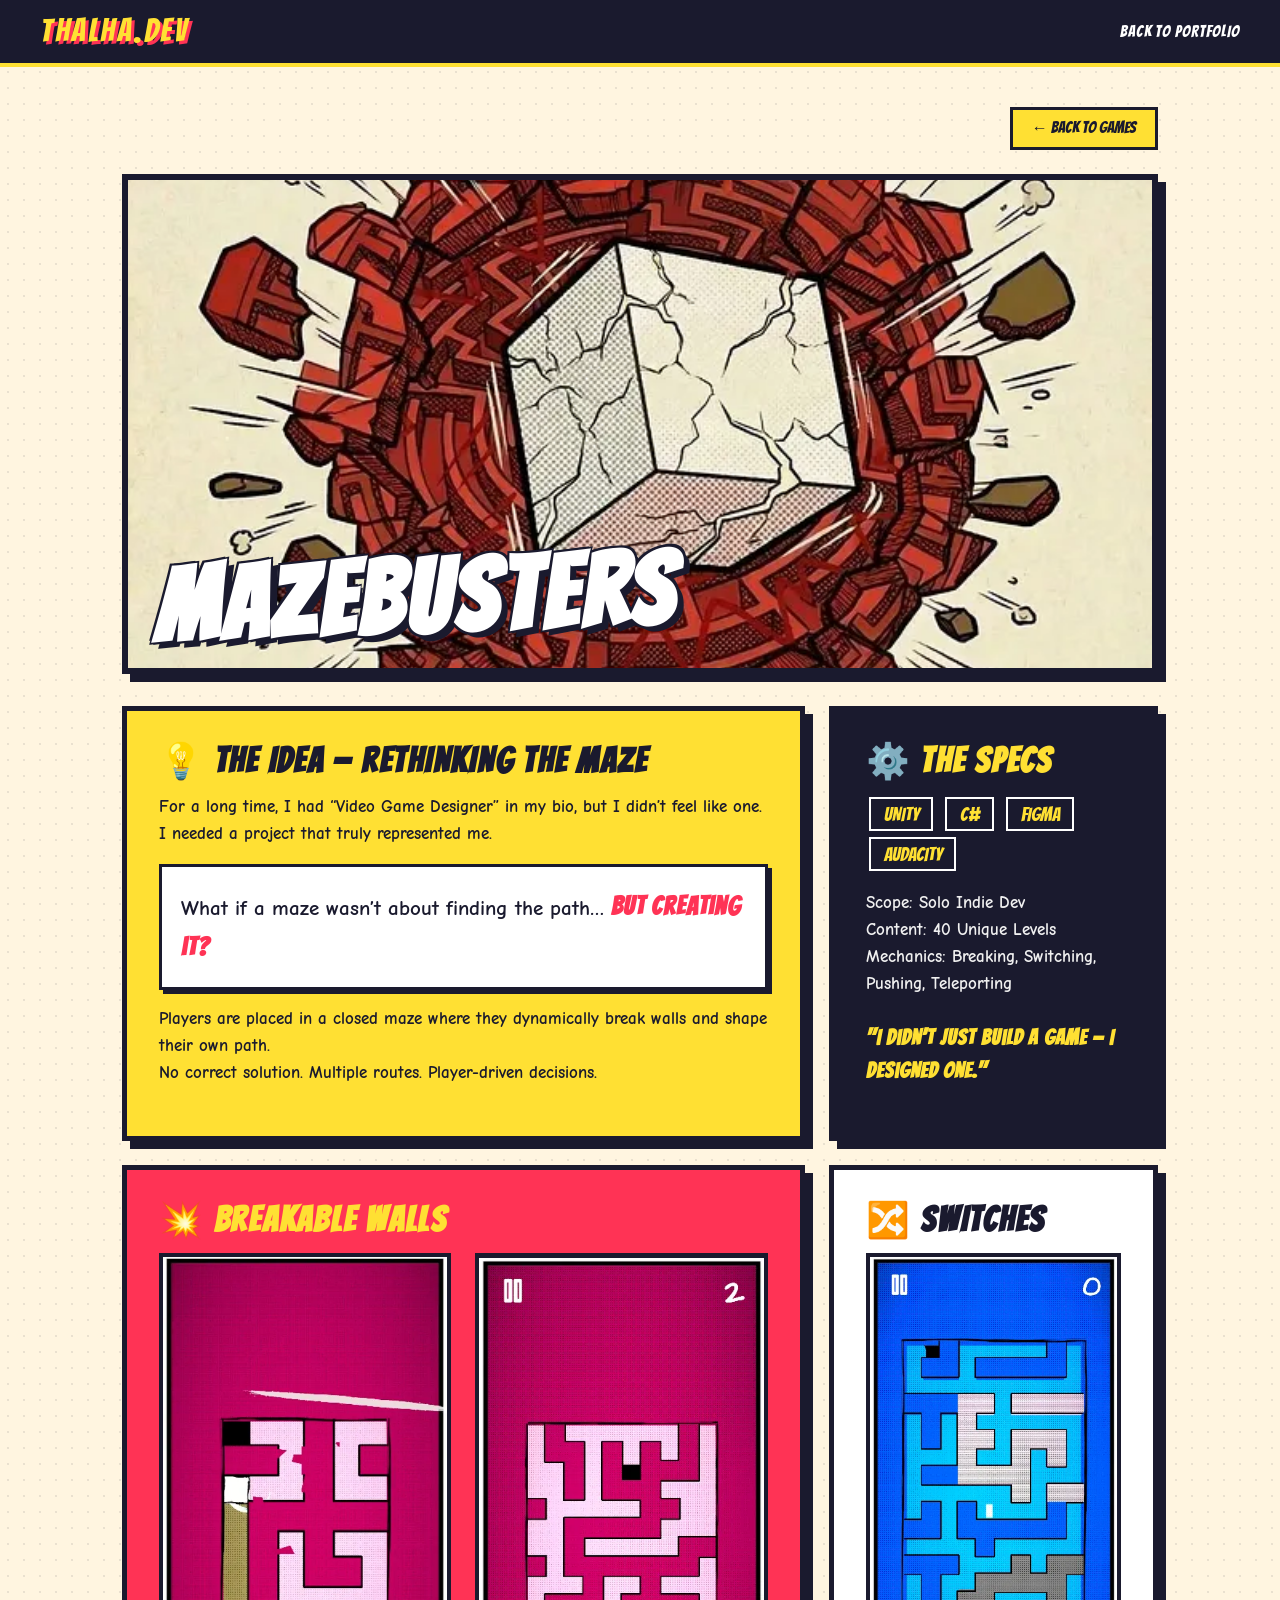
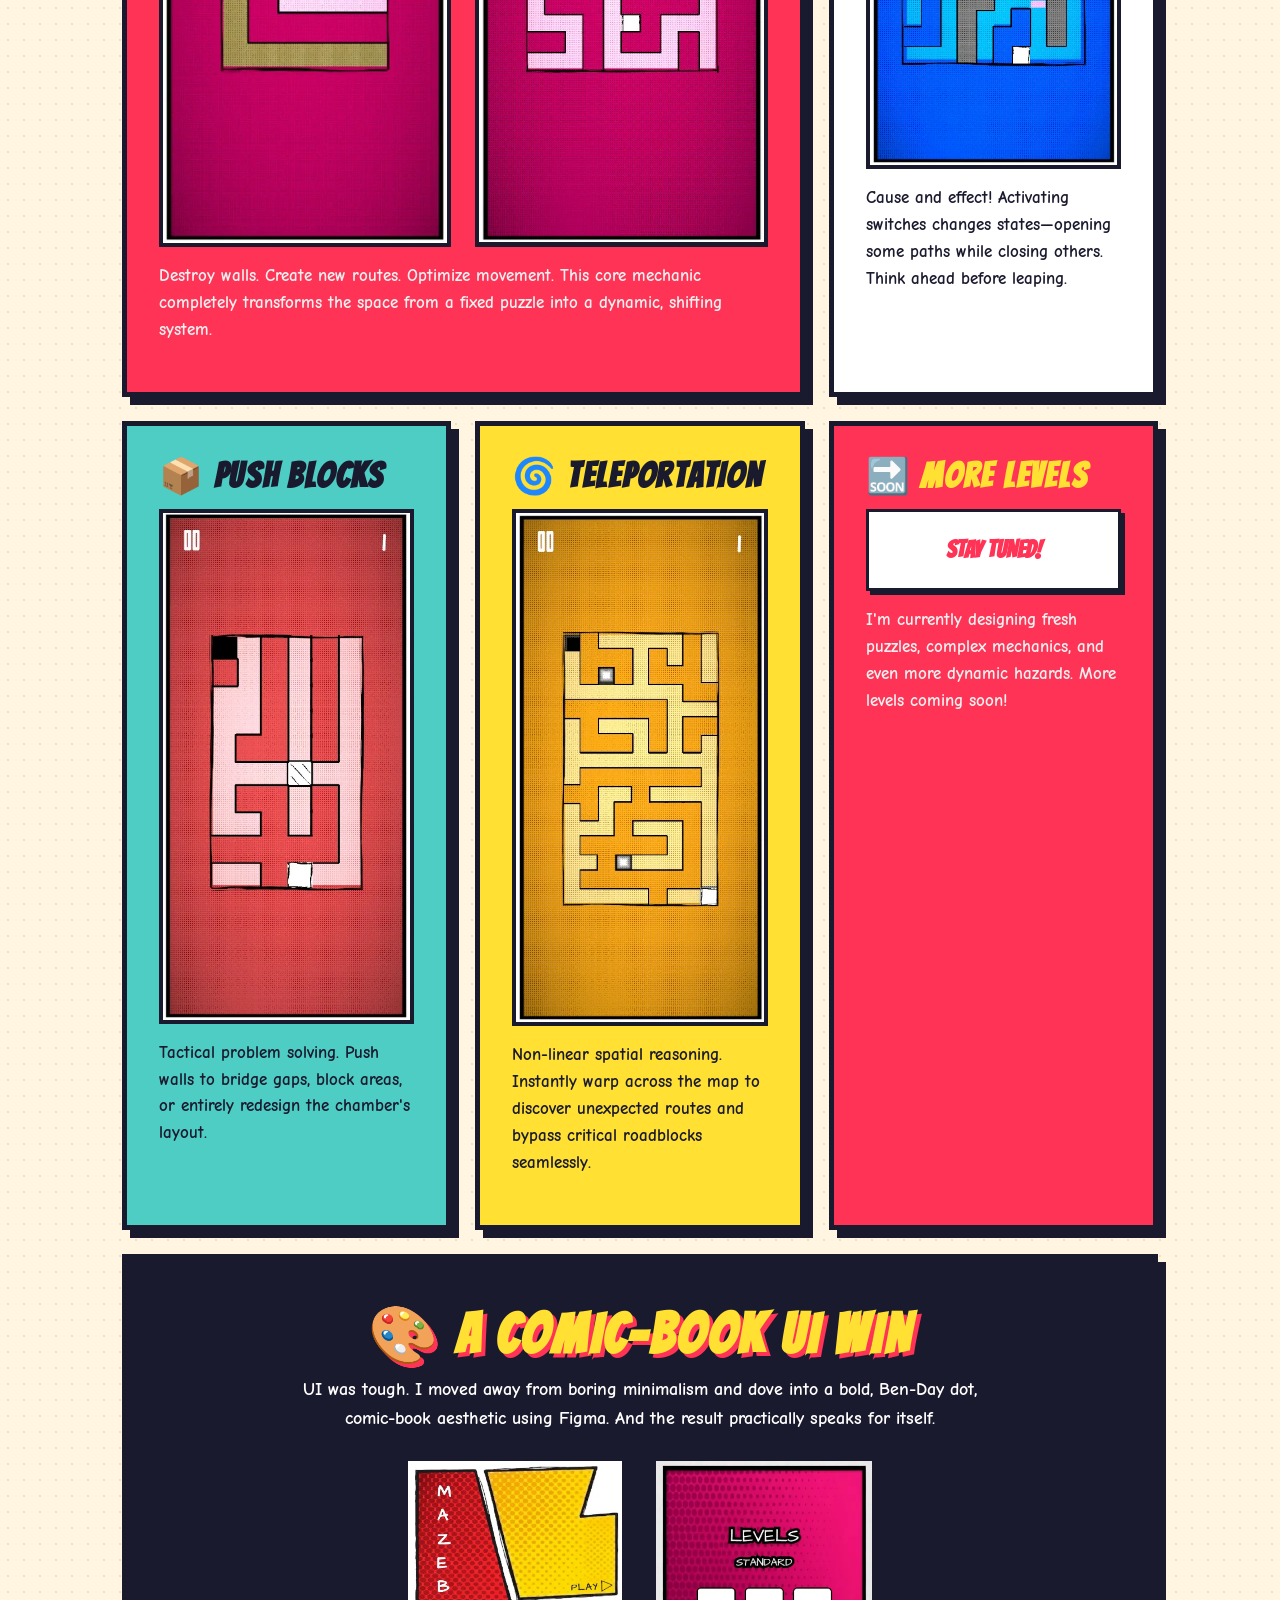
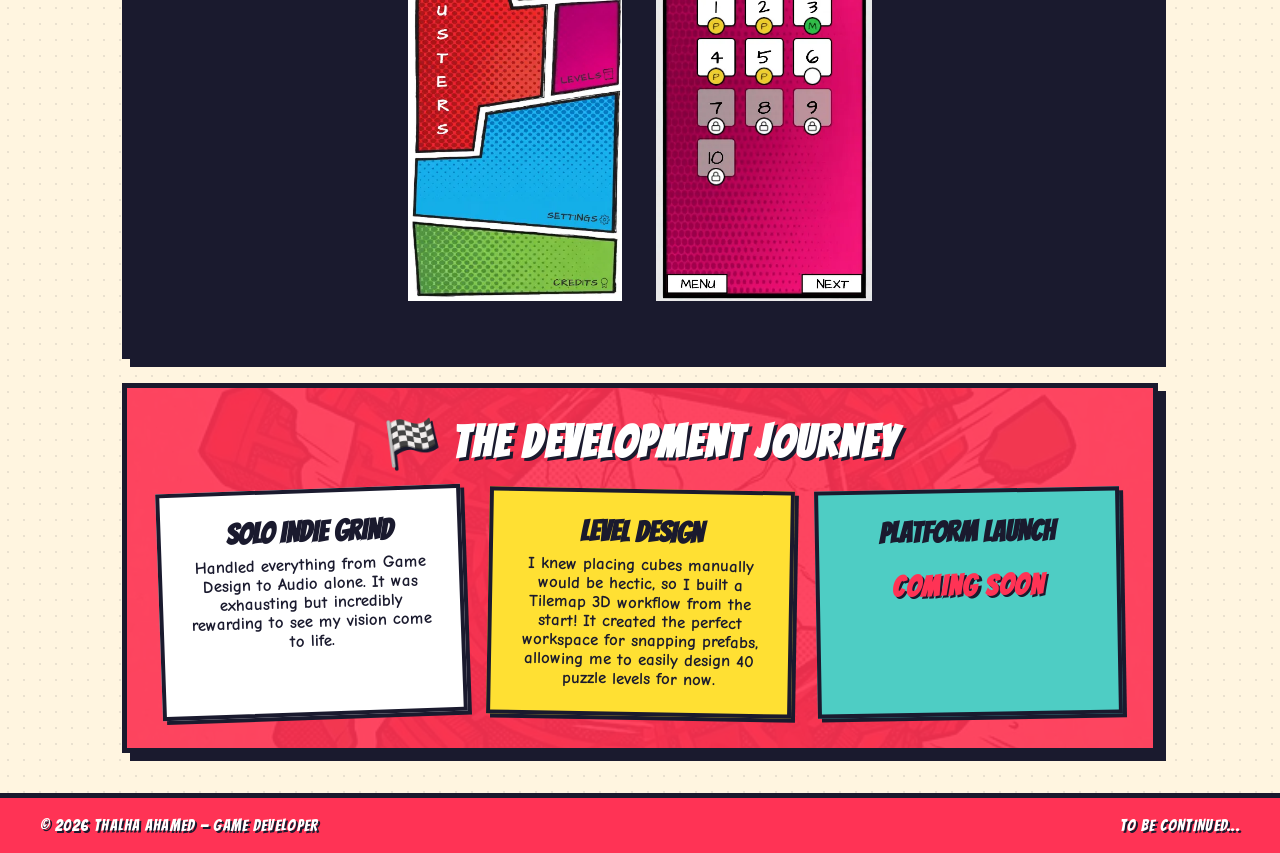
<file: mazebusters.html>
<!DOCTYPE html>
<html lang="en">
<head>
<meta charset="UTF-8">
<meta name="viewport" content="width=device-width, initial-scale=1.0">
<title>MazeBusters | Thalha Ahamed</title>
<link href="https://fonts.googleapis.com/css2?family=Bangers&family=Comic+Neue:wght@400;700&display=swap" rel="stylesheet">
<link rel="stylesheet" href="style.css">
<style>
  .comic-container { max-width: 1100px; margin: 2.5rem auto; padding: 0 2rem; }
  .mb-header { display: flex; justify-content: space-between; align-items: center; margin-bottom: 2rem; flex-wrap: wrap; gap: 1rem;}
  .mb-header h1 { font-family: 'Bangers', cursive; font-size: 4rem; color: #1a1a2e; text-shadow: 4px 4px 0 #FFE033; line-height: 1; margin: 0; }
  .hero-img { width: 100%; border: 6px solid #1a1a2e; object-fit: cover; max-height: 500px; display: block; box-shadow: 8px 8px 0 #1a1a2e;}
  
  .comic-grid { display: grid; grid-template-columns: repeat(3, 1fr); gap: 1.5rem; margin-top: 2rem; }
  .c-panel { border: 5px solid #1a1a2e; padding: 2rem; position: relative; background: #fff; box-shadow: 8px 8px 0 #1a1a2e; transition: transform 0.1s; }
  .c-panel:hover { transform: translate(-3px, -3px); box-shadow: 11px 11px 0 #1a1a2e; }
  
  .span-2 { grid-column: span 2; }
  .span-3 { grid-column: span 3; }
  
  .bg-yellow { background: #FFE033; }
  .bg-red { background: #FF3355; color: #fff;}
  .bg-blue { background: #4ECDC4; }
  .bg-dark { background: #1a1a2e; color: #fff;}
  .bg-white { background: #fff; }
  
  .c-title { font-family: 'Bangers', cursive; font-size: 2.2rem; margin-bottom: 1rem; line-height: 1; letter-spacing: 0.05em; text-transform: uppercase; }
  .c-title.dark { color: #1a1a2e; }
  .c-title.light { color: #FFE033; }
  
  .c-text { font-size: 1.05rem; line-height: 1.6; margin-bottom: 1rem; font-weight: 700; }
  .c-text.dark { color: #1a1a2e; }
  .c-text.light { color: #f0f0f0; }
  
  .c-img { width: 100%; border: 4px solid #1a1a2e; display: block; margin-bottom: 1rem; background: #1a1a2e; object-fit: contain; }
  
  .tag-box { display: inline-block; padding: 0.3rem 0.8rem; background: #1a1a2e; color: #FFE033; font-family: 'Bangers', cursive; font-size: 1.2rem; margin: 0.2rem; border: 2px solid #fff;}
  
  .ui-showcase { display: flex; gap: 1.5rem; justify-content: center; flex-wrap: wrap; margin-top:1.5rem;}
  .ui-showcase img { height: 450px; border: 5px solid #1a1a2e; background:#fff;}
  
  @media(max-width: 900px) {
    .comic-grid { grid-template-columns: 1fr 1fr; }
    .span-3 { grid-column: span 2; }
  }
  @media(max-width: 650px) {
    .comic-grid { grid-template-columns: 1fr; }
    .span-2, .span-3 { grid-column: span 1; }
  }
</style>
</head>
<body class="halftone">

<nav>
  <a href="index.html" class="logo">THALHA.DEV</a>
  <div class="nav-links">
    <a href="index.html">BACK TO PORTFOLIO</a>
  </div>
</nav>

<div class="comic-container">
  
  <div class="mb-header" style="justify-content: flex-end; margin-bottom: 1.5rem;">
    <a href="index.html#games" class="back-btn" style="margin:0;">← BACK TO GAMES</a>
  </div>
  
  <div style="position:relative; margin-bottom:2rem;">
    <img src="MazeBusters Cover.jpg" alt="MazeBusters Cover" class="hero-img" style="margin-bottom:0; width:100%;">
    <h1 style="position:absolute; bottom:1.5rem; left:2rem; font-family:'Bangers',cursive; font-size:clamp(3.5rem, 8vw, 6.5rem); color:#FFF; text-shadow:6px 6px 0 #1a1a2e, -2px -2px 0 #1a1a2e, 2px -2px 0 #1a1a2e, -2px 2px 0 #1a1a2e, 2px 2px 0 #1a1a2e; margin:0; line-height:1; transform:rotate(-2deg); letter-spacing:0.04em; pointer-events:none;">MAZEBUSTERS</h1>
  </div>

  <div class="comic-grid">
    
    <!-- Origin Story -->
    <div class="c-panel bg-yellow span-2">
      <h2 class="c-title dark">💡 THE IDEA — RETHINKING THE MAZE</h2>
      <p class="c-text dark">For a long time, I had “Video Game Designer” in my bio, but I didn’t feel like one. I needed a project that truly represented me.</p>
      <div style="background:#fff; border:3px solid #1a1a2e; padding:1.2rem; margin:1rem 0; box-shadow:4px 4px 0 #1a1a2e;">
        <p class="c-text dark" style="font-size:1.3rem; margin:0;">What if a maze wasn’t about finding the path… <span style="color:#FF3355; font-family:'Bangers';font-size:1.6rem;letter-spacing:0.04em;">but creating it?</span></p>
      </div>
      <p class="c-text dark">Players are placed in a closed maze where they dynamically break walls and shape their own path.<br><strong>No correct solution. Multiple routes. Player-driven decisions.</strong></p>
    </div>

    <!-- Stats Box -->
    <div class="c-panel bg-dark">
      <h2 class="c-title light">⚙️ THE SPECS</h2>
      <div style="margin-bottom:1rem;">
        <span class="tag-box">UNITY</span>
        <span class="tag-box">C#</span>
        <span class="tag-box">FIGMA</span>
        <span class="tag-box">AUDACITY</span>
      </div>
      <p class="c-text light"><strong>Scope:</strong> Solo Indie Dev<br><strong>Content:</strong> 40 Unique Levels<br><strong>Mechanics:</strong> Breaking, Switching, Pushing, Teleporting</p>
      <p class="c-text light" style="color:#FFE033; font-family:'Bangers'; font-size:1.3rem; letter-spacing:0.05em; margin-top:1.5rem;">"I didn’t just build a game — I designed one."</p>
    </div>

    <!-- Mechanic 1: Breakable Walls -->
    <div class="c-panel bg-red span-2">
      <h2 class="c-title" style="color:#FFE033;">💥 BREAKABLE WALLS</h2>
      <div style="display:flex; gap:1.5rem; margin-bottom:1rem; flex-wrap:wrap;">
        <img src="Breakable Walls 1.jpg" alt="Pink Maze" class="c-img" style="flex:1; min-width:180px; margin-bottom:0;">
        <img src="Breakable Walls 2.jpg" alt="Red Maze" class="c-img" style="flex:1; min-width:180px; margin-bottom:0;">
      </div>
      <p class="c-text light">Destroy walls. Create new routes. Optimize movement. This core mechanic completely transforms the space from a fixed puzzle into a dynamic, shifting system.</p>
    </div>

    <!-- Mechanic 2: Switches -->
    <div class="c-panel bg-white">
      <h2 class="c-title dark">🔀 SWITCHES</h2>
      <img src="Switch .jpg" alt="Blue Maze Switch" class="c-img">
      <p class="c-text dark">Cause and effect! Activating switches changes states—opening some paths while closing others. Think ahead before leaping.</p>
    </div>

    <!-- Mechanic 3: Movables -->
    <div class="c-panel bg-blue">
      <h2 class="c-title dark">📦 PUSH BLOCKS</h2>
      <img src="Movable Walls.jpg" alt="Yellow Maze Movable" class="c-img">
      <p class="c-text dark">Tactical problem solving. Push walls to bridge gaps, block areas, or entirely redesign the chamber's layout.</p>
    </div>

    <!-- Mechanic 4: Teleport -->
    <div class="c-panel bg-yellow">
      <h2 class="c-title dark">🌀 TELEPORTATION</h2>
      <img src="Teleport.jpg" alt="Teleport Mechanic" class="c-img">
      <p class="c-text dark">Non-linear spatial reasoning. Instantly warp across the map to discover unexpected routes and bypass critical roadblocks seamlessly.</p>
    </div>

    <!-- More Coming Soon -->
    <div class="c-panel bg-red">
      <h2 class="c-title light">🔜 MORE LEVELS</h2>
      <div style="background:#fff; border:3px solid #1a1a2e; padding:1.2rem; margin:1rem 0; box-shadow:4px 4px 0 #1a1a2e; text-align:center;">
        <p class="c-text dark" style="font-size:1.5rem; margin:0; font-family:'Bangers'; color:#FF3355;">STAY TUNED!</p>
      </div>
      <p class="c-text light">I'm currently designing fresh puzzles, complex mechanics, and even more dynamic hazards. More levels coming soon!</p>
    </div>

    <!-- More Coming Soon -->
    <!-- Huge UI Section -->
    <div class="c-panel bg-dark span-3" style="text-align:center; padding:3rem;">
      <h2 class="c-title light" style="font-size:3.5rem; margin-bottom:0.8rem; text-shadow:4px 4px 0 #FF3355;">🎨 A COMIC-BOOK UI WIN</h2>
      <p class="c-text light" style="max-width:700px; margin:0 auto; font-size:1.1rem; color:#fff;">UI was tough. I moved away from boring minimalism and dove into a bold, Ben-Day dot, comic-book aesthetic using Figma. And the result practically speaks for itself.</p>
      
      <div class="ui-showcase">
        <img src="UI 1.jpg" alt="Main Layout UI">
        <img src="UI 2.jpg" alt="Level Select UI">
      </div>
    </div>

    <!-- Post Mortem -->
    <div class="c-panel bg-red span-3" style="text-align:center; background:url('MazeBusters Cover.jpg') center/cover; position:relative;">
      <div style="position:absolute; top:0; left:0; width:100%; height:100%; background:rgba(255,51,85,0.9);"></div>
      <div style="position:relative; z-index:1;">
        <h2 class="c-title light" style="color:#FFF; font-size:2.8rem; text-shadow:3px 3px 0 #1a1a2e;">🏁 THE DEVELOPMENT JOURNEY</h2>
        <div style="display:flex; justify-content:center; gap:1.5rem; flex-wrap:wrap; margin-top:1.5rem;">
          <div style="background:#FFF; color:#1a1a2e; padding:1.5rem; flex:1; min-width:260px; border:4px solid #1a1a2e; box-shadow:4px 4px 0 #1a1a2e; transform:rotate(-2deg);">
            <h3 style="font-family:'Bangers'; font-size:1.8rem; margin-bottom:0.5rem;">SOLO INDIE GRIND</h3>
            <p style="font-size:1.05rem; font-weight:700;">Handled everything from Game Design to Audio alone. It was exhausting but incredibly rewarding to see my vision come to life.</p>
          </div>
          <div style="background:#FFE033; color:#1a1a2e; padding:1.5rem; flex:1; min-width:260px; border:4px solid #1a1a2e; box-shadow:4px 4px 0 #1a1a2e; transform:rotate(1deg);">
            <h3 style="font-family:'Bangers'; font-size:1.8rem; margin-bottom:0.5rem;">LEVEL DESIGN</h3>
            <p style="font-size:1.05rem; font-weight:700;">I knew placing cubes manually would be hectic, so I built a Tilemap 3D workflow from the start! It created the perfect workspace for snapping prefabs, allowing me to easily design 40 puzzle levels for now.</p>
          </div>
          <div style="background:#4ECDC4; color:#1a1a2e; padding:1.5rem; flex:1; min-width:260px; border:4px solid #1a1a2e; box-shadow:4px 4px 0 #1a1a2e; transform:rotate(-1deg);">
            <h3 style="font-family:'Bangers'; font-size:1.8rem; margin-bottom:0.5rem;">PLATFORM LAUNCH</h3>
            <p style="font-size:1.8rem; font-weight:700; color:#FF3355; font-family:'Bangers'; margin-top:1.5rem; letter-spacing:0.05em; text-shadow:2px 2px 0 #1a1a2e;">COMING SOON</p>
          </div>
        </div>
      </div>
    </div>

  </div>
</div>

<footer>
  <p>© 2026 THALHA AHAMED — GAME DEVELOPER</p>
  <p>TO BE CONTINUED...</p>
</footer>

</body>
</html>
</file>
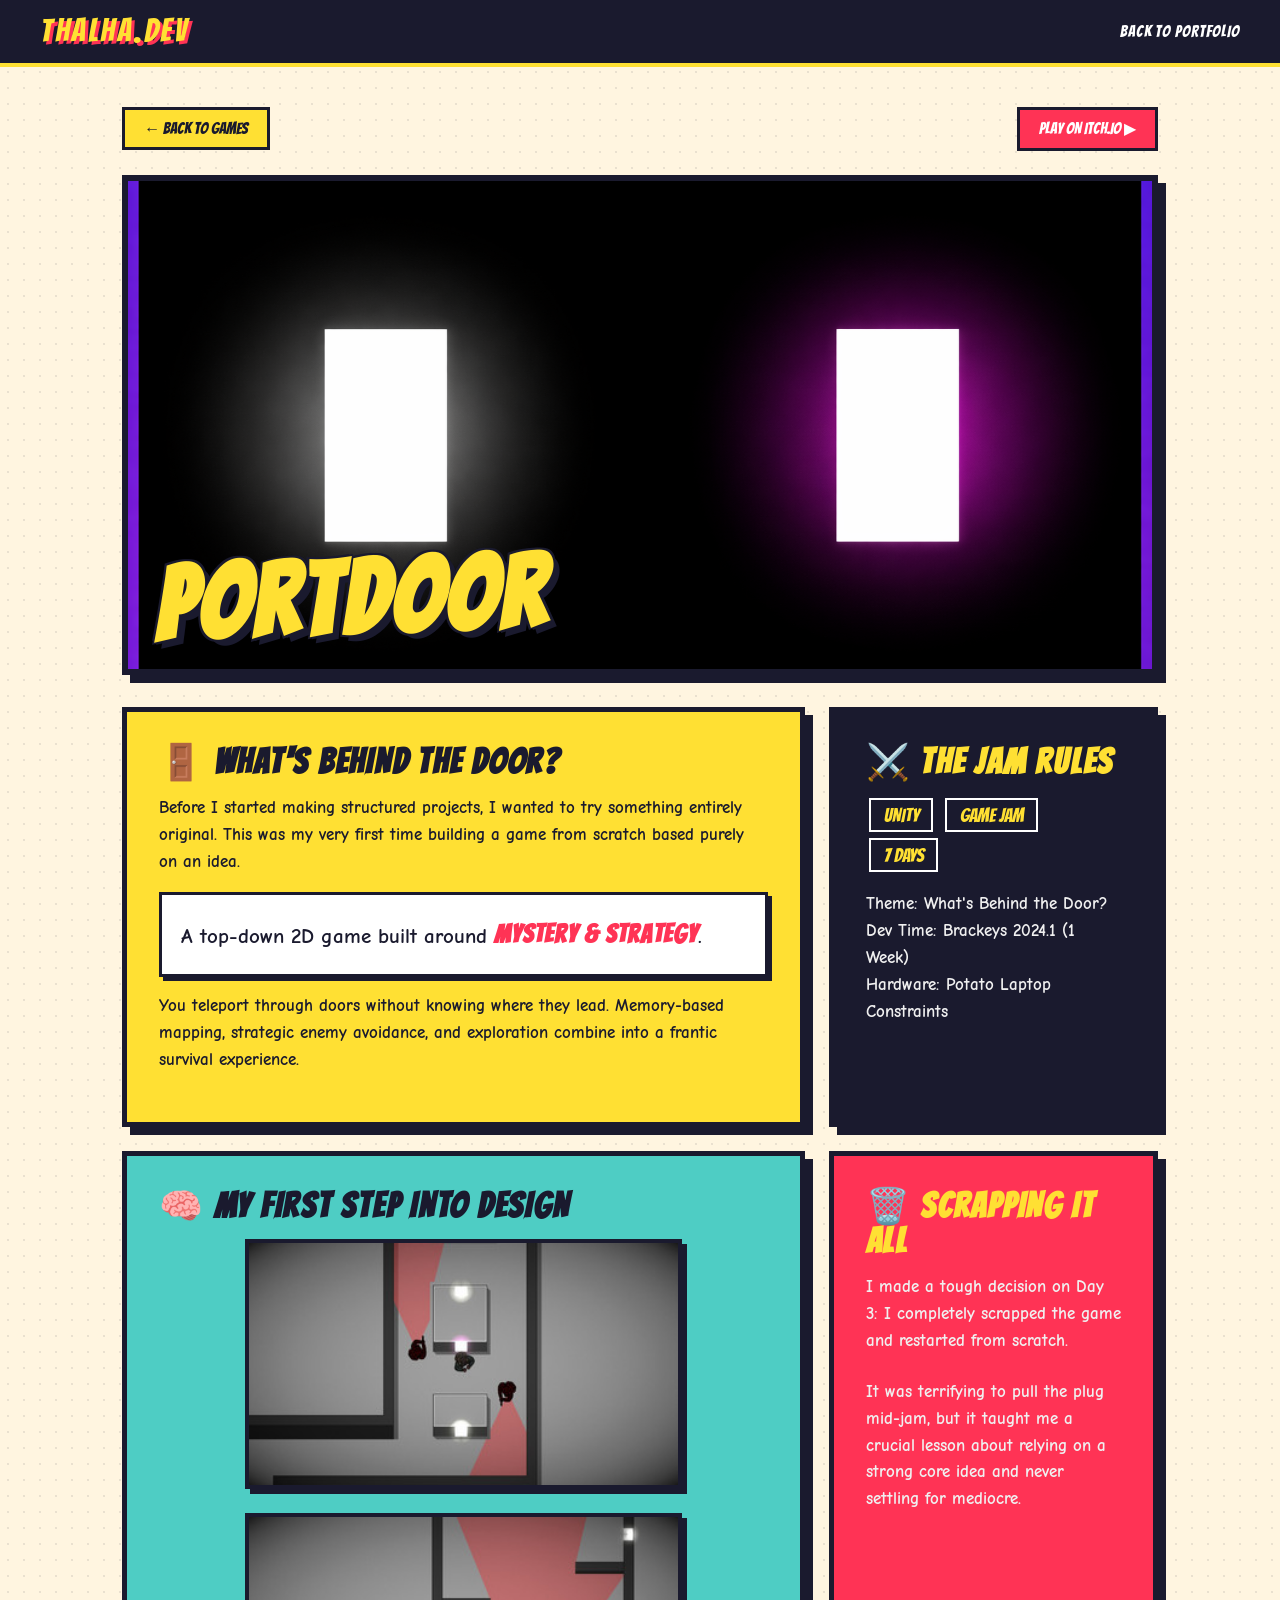
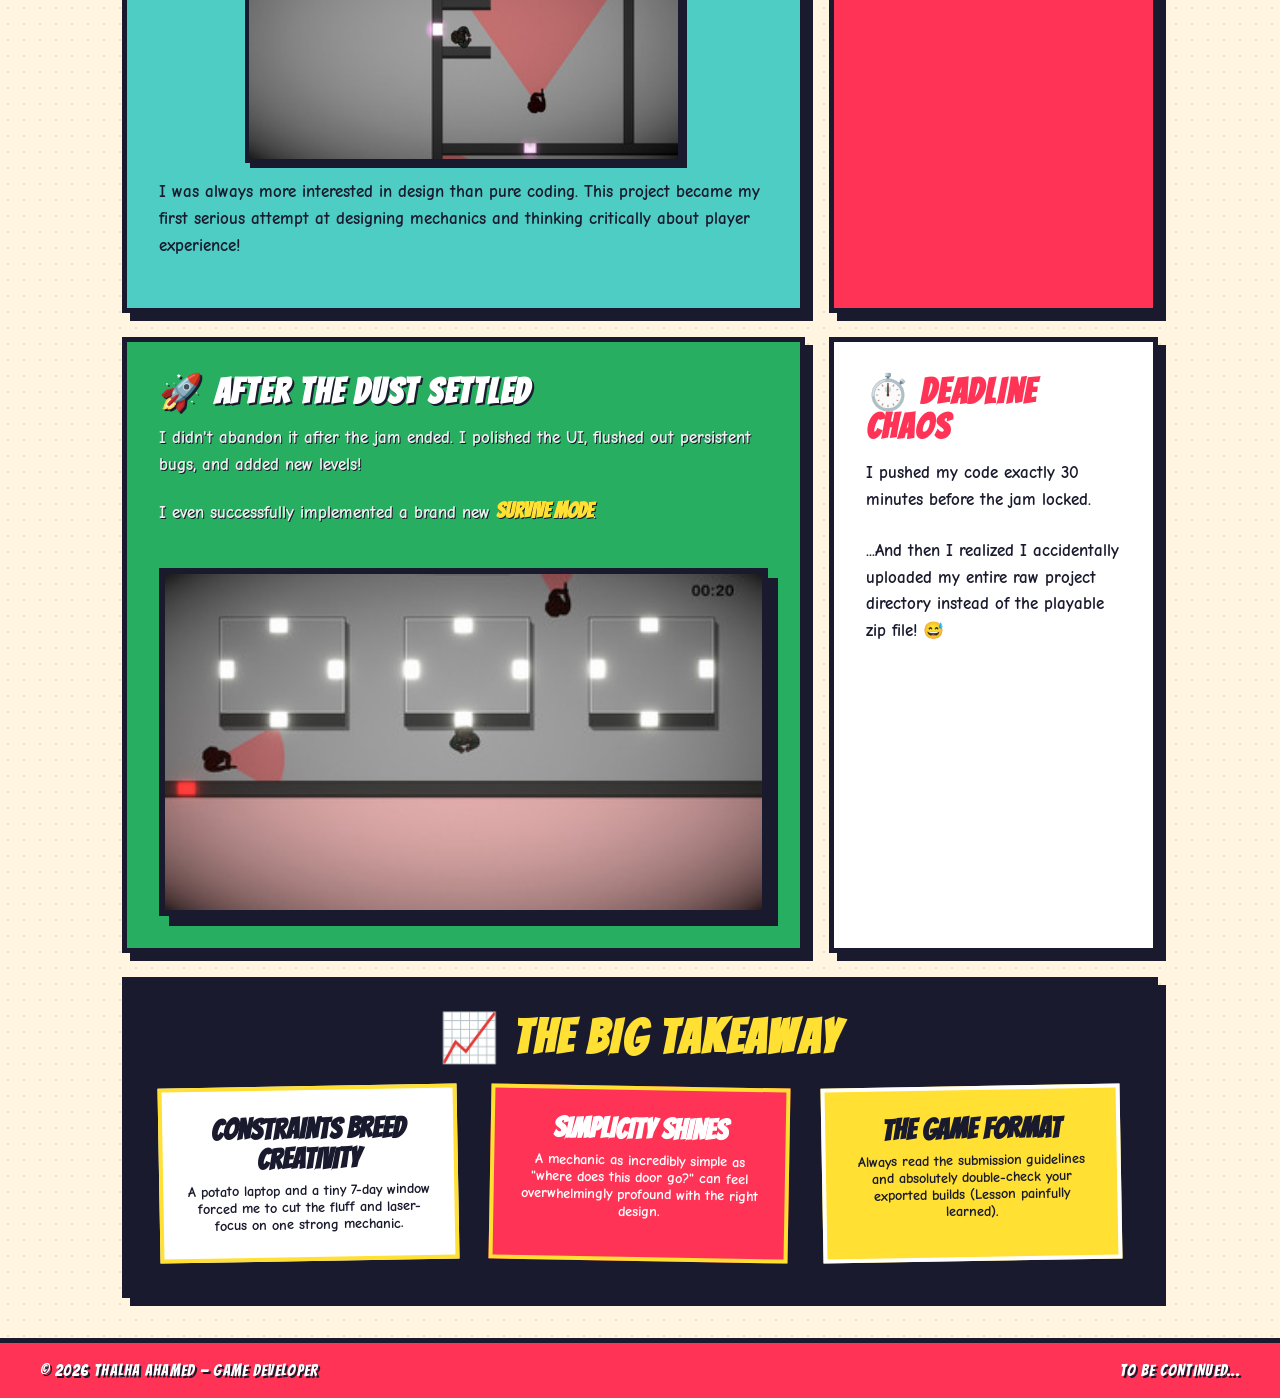
<file: portdoor.html>
<!DOCTYPE html>
<html lang="en">
<head>
<meta charset="UTF-8">
<meta name="viewport" content="width=device-width, initial-scale=1.0">
<title>PortDoor | Thalha Ahamed</title>
<link href="https://fonts.googleapis.com/css2?family=Bangers&family=Comic+Neue:wght@400;700&display=swap" rel="stylesheet">
<link rel="stylesheet" href="style.css">
<style>
  .comic-container { max-width: 1100px; margin: 2.5rem auto; padding: 0 2rem; }
  .mb-header { display: flex; justify-content: flex-end; align-items: center; margin-bottom: 1.5rem; flex-wrap: wrap; gap: 1rem;}
  .mb-header h1 { font-family: 'Bangers', cursive; font-size: 4rem; color: #1a1a2e; text-shadow: 4px 4px 0 #FFE033; line-height: 1; margin: 0; }
  .hero-img { width: 100%; border: 6px solid #1a1a2e; object-fit: cover; max-height: 500px; display: block; box-shadow: 8px 8px 0 #1a1a2e;}
  
  .comic-grid { display: grid; grid-template-columns: repeat(3, 1fr); gap: 1.5rem; margin-top: 2rem; }
  .c-panel { border: 5px solid #1a1a2e; padding: 2rem; position: relative; background: #fff; box-shadow: 8px 8px 0 #1a1a2e; transition: transform 0.1s; }
  .c-panel:hover { transform: translate(-3px, -3px); box-shadow: 11px 11px 0 #1a1a2e; }
  
  .span-2 { grid-column: span 2; }
  .span-3 { grid-column: span 3; }
  
  .bg-yellow { background: #FFE033; }
  .bg-red { background: #FF3355; color: #fff;}
  .bg-blue { background: #4ECDC4; }
  .bg-dark { background: #1a1a2e; color: #fff;}
  .bg-white { background: #fff; }
  .bg-green { background: #27ae60; color: #fff; }
  .bg-green p, .bg-green h2 { color: #fff; }
  
  .c-title { font-family: 'Bangers', cursive; font-size: 2.2rem; margin-bottom: 1rem; line-height: 1; letter-spacing: 0.05em; text-transform: uppercase; }
  .c-title.dark { color: #1a1a2e; }
  .c-title.light { color: #FFE033; }
  
  .c-text { font-size: 1.05rem; line-height: 1.6; margin-bottom: 1rem; font-weight: 700; }
  .c-text.dark { color: #1a1a2e; }
  .c-text.light { color: #f0f0f0; }
  
  .c-img { width: 100%; border: 4px solid #1a1a2e; display: block; margin-bottom: 1rem; background: #1a1a2e; object-fit: contain; }
  
  .tag-box { display: inline-block; padding: 0.3rem 0.8rem; background: #1a1a2e; color: #FFE033; font-family: 'Bangers', cursive; font-size: 1.2rem; margin: 0.2rem; border: 2px solid #fff;}
  
  @media(max-width: 900px) {
    .comic-grid { grid-template-columns: 1fr 1fr; }
    .span-3 { grid-column: span 2; }
  }
  @media(max-width: 650px) {
    .comic-grid { grid-template-columns: 1fr; }
    .span-2, .span-3 { grid-column: span 1; }
  }
</style>
</head>
<body class="halftone">

<nav>
  <a href="index.html" class="logo">THALHA.DEV</a>
  <div class="nav-links">
    <a href="index.html">BACK TO PORTFOLIO</a>
  </div>
</nav>

<div class="comic-container">
  
  <div class="mb-header" style="justify-content: space-between; margin-bottom: 1.5rem;">
    <a href="index.html#games" class="back-btn" style="margin:0;">← BACK TO GAMES</a>
    <a href="https://whizzgames.itch.io/portdoor" target="_blank" class="back-btn" style="margin:0; background:#FF3355; color:#fff;">PLAY ON ITCH.IO ▶</a>
  </div>
  
  <div style="position:relative; margin-bottom:2rem;">
    <img src="PortDoor home screen UI.jpg" alt="PortDoor Cover" class="hero-img" style="margin-bottom:0; width:100%;">
    <h1 style="position:absolute; bottom:1.5rem; left:2rem; font-family:'Bangers',cursive; font-size:clamp(3.5rem, 8vw, 6.5rem); color:#FFE033; text-shadow:6px 6px 0 #1a1a2e, -2px -2px 0 #1a1a2e, 2px -2px 0 #1a1a2e, -2px 2px 0 #1a1a2e, 2px 2px 0 #1a1a2e; margin:0; line-height:1; transform:rotate(-2deg); letter-spacing:0.04em; pointer-events:none;">PORTDOOR</h1>
  </div>

  <div class="comic-grid">
    
    <!-- Origin Box -->
    <div class="c-panel bg-yellow span-2">
      <h2 class="c-title dark">🚪 WHAT'S BEHIND THE DOOR?</h2>
      <p class="c-text dark">Before I started making structured projects, I wanted to try something entirely original. This was my very first time building a game from scratch based purely on an idea.</p>
      <div style="background:#fff; border:3px solid #1a1a2e; padding:1.2rem; margin:1rem 0; box-shadow:4px 4px 0 #1a1a2e;">
        <p class="c-text dark" style="font-size:1.3rem; margin:0;">A top-down 2D game built around <span style="color:#FF3355; font-family:'Bangers';font-size:1.6rem;letter-spacing:0.04em;">mystery & strategy</span>.</p>
      </div>
      <p class="c-text dark">You teleport through doors without knowing where they lead. Memory-based mapping, strategic enemy avoidance, and exploration combine into a frantic survival experience.</p>
    </div>

    <!-- Stats Box -->
    <div class="c-panel bg-dark">
      <h2 class="c-title light">⚔️ THE JAM RULES</h2>
      <div style="margin-bottom:1rem;">
        <span class="tag-box">UNITY</span>
        <span class="tag-box">GAME JAM</span>
        <span class="tag-box">7 DAYS</span>
      </div>
      <p class="c-text light"><strong>Theme:</strong> What's Behind the Door?<br><strong>Dev Time:</strong> Brackeys 2024.1 (1 Week)<br><strong>Hardware:</strong> Potato Laptop Constraints</p>
    </div>

    <!-- Mechanic Images -->
    <div class="c-panel bg-blue span-2">
      <h2 class="c-title dark">🧠 MY FIRST STEP INTO DESIGN</h2>
      <div style="display:flex; justify-content:center; gap:1.5rem; margin-bottom:1rem; flex-wrap:wrap;">
        <img src="PortDoor 1.jpg" alt="PortDoor Gameplay 1" class="c-img" style="height:250px; width:auto; margin-bottom:0; border:4px solid #1a1a2e; box-shadow:5px 5px 0 #1a1a2e;">
        <img src="portdoor 3.jpg" alt="PortDoor Gameplay 3" class="c-img" style="height:250px; width:auto; margin-bottom:0; border:4px solid #1a1a2e; box-shadow:5px 5px 0 #1a1a2e;">
      </div>
      <p class="c-text dark">I was always more interested in design than pure coding. This project became my first serious attempt at designing mechanics and thinking critically about player experience!</p>
    </div>

    <!-- The Scrap -->
    <div class="c-panel bg-red">
      <h2 class="c-title" style="color:#FFE033;">🗑️ SCRAPPING IT ALL</h2>
      <p class="c-text light">I made a tough decision on Day 3: I completely scrapped the game and restarted from scratch.</p>
      <p class="c-text light" style="margin-top:1.5rem;">It was terrifying to pull the plug mid-jam, but it taught me a crucial lesson about relying on a strong core idea and never settling for mediocre.</p>
    </div>

    <!-- The Survive Mode -->
    <div class="c-panel bg-green span-2" style="display:flex; flex-direction:column; gap:1.5rem; align-items:center;">
      <div style="width:100%;">
        <h2 class="c-title light" style="color:#FFF; text-shadow:2px 2px 0 #1a1a2e;">🚀 AFTER THE DUST SETTLED</h2>
        <p class="c-text light" style="text-shadow:1px 1px 0 #1a1a2e;">I didn't abandon it after the jam ended. I polished the UI, flushed out persistent bugs, and added new levels!</p>
        <p class="c-text light" style="text-shadow:1px 1px 0 #1a1a2e;">I even successfully implemented a brand new <strong style="color:#FFE033; font-family:'Bangers'; font-size:1.3rem;">SURVIVE MODE</strong>.</p>
      </div>
      <img src="PortDoor Survive.jpg" alt="Survive Mode" class="c-img" style="width:100%; max-width:800px; object-fit:contain; margin-bottom:0; background:#fff; border:6px solid #1a1a2e; box-shadow:10px 10px 0 #1a1a2e;">
    </div>

    <!-- The Deadline Chaos -->
    <div class="c-panel bg-white">
      <h2 class="c-title dark" style="color:#FF3355;">⏱️ DEADLINE CHAOS</h2>
      <p class="c-text dark">I pushed my code exactly 30 minutes before the jam locked.</p>
      <p class="c-text dark" style="margin-top:1.5rem;">...And then I realized I accidentally uploaded my entire raw project directory instead of the playable zip file! 😅</p>
    </div>

    <!-- Conclusion Section -->
    <div class="c-panel bg-dark span-3" style="text-align:center;">
      <h2 class="c-title light" style="font-size:3rem; margin-bottom:1.5rem;">📈 THE BIG TAKEAWAY</h2>
      <div style="display:flex; justify-content:center; gap:2rem; flex-wrap:wrap;">
        <div style="background:#FFF; color:#1a1a2e; padding:1.5rem; flex:1; min-width:250px; border:4px solid #FFE033; transform:rotate(-1deg);">
          <h3 style="font-family:'Bangers'; font-size:1.8rem; margin-bottom:0.5rem; text-transform:uppercase;">Constraints Breed Creativity</h3>
          <p style="font-size:0.9rem; font-weight:700;">A potato laptop and a tiny 7-day window forced me to cut the fluff and laser-focus on one strong mechanic.</p>
        </div>
        <div style="background:#FF3355; color:#fff; padding:1.5rem; flex:1; min-width:250px; border:4px solid #FFE033; transform:rotate(1deg);">
          <h3 style="font-family:'Bangers'; font-size:1.8rem; margin-bottom:0.5rem; text-transform:uppercase;">Simplicity Shines</h3>
          <p style="font-size:0.9rem; font-weight:700; color:#fff;">A mechanic as incredibly simple as "where does this door go?" can feel overwhelmingly profound with the right design.</p>
        </div>
        <div style="background:#FFE033; color:#1a1a2e; padding:1.5rem; flex:1; min-width:250px; border:4px solid #fff; transform:rotate(-1deg);">
          <h3 style="font-family:'Bangers'; font-size:1.8rem; margin-bottom:0.5rem; text-transform:uppercase;">The Game Format</h3>
          <p style="font-size:0.9rem; font-weight:700;">Always read the submission guidelines and absolutely double-check your exported builds (Lesson painfully learned).</p>
        </div>
      </div>
    </div>

  </div>
</div>

<footer>
  <p>© 2026 THALHA AHAMED — GAME DEVELOPER</p>
  <p>TO BE CONTINUED...</p>
</footer>

</body>
</html>
</file>
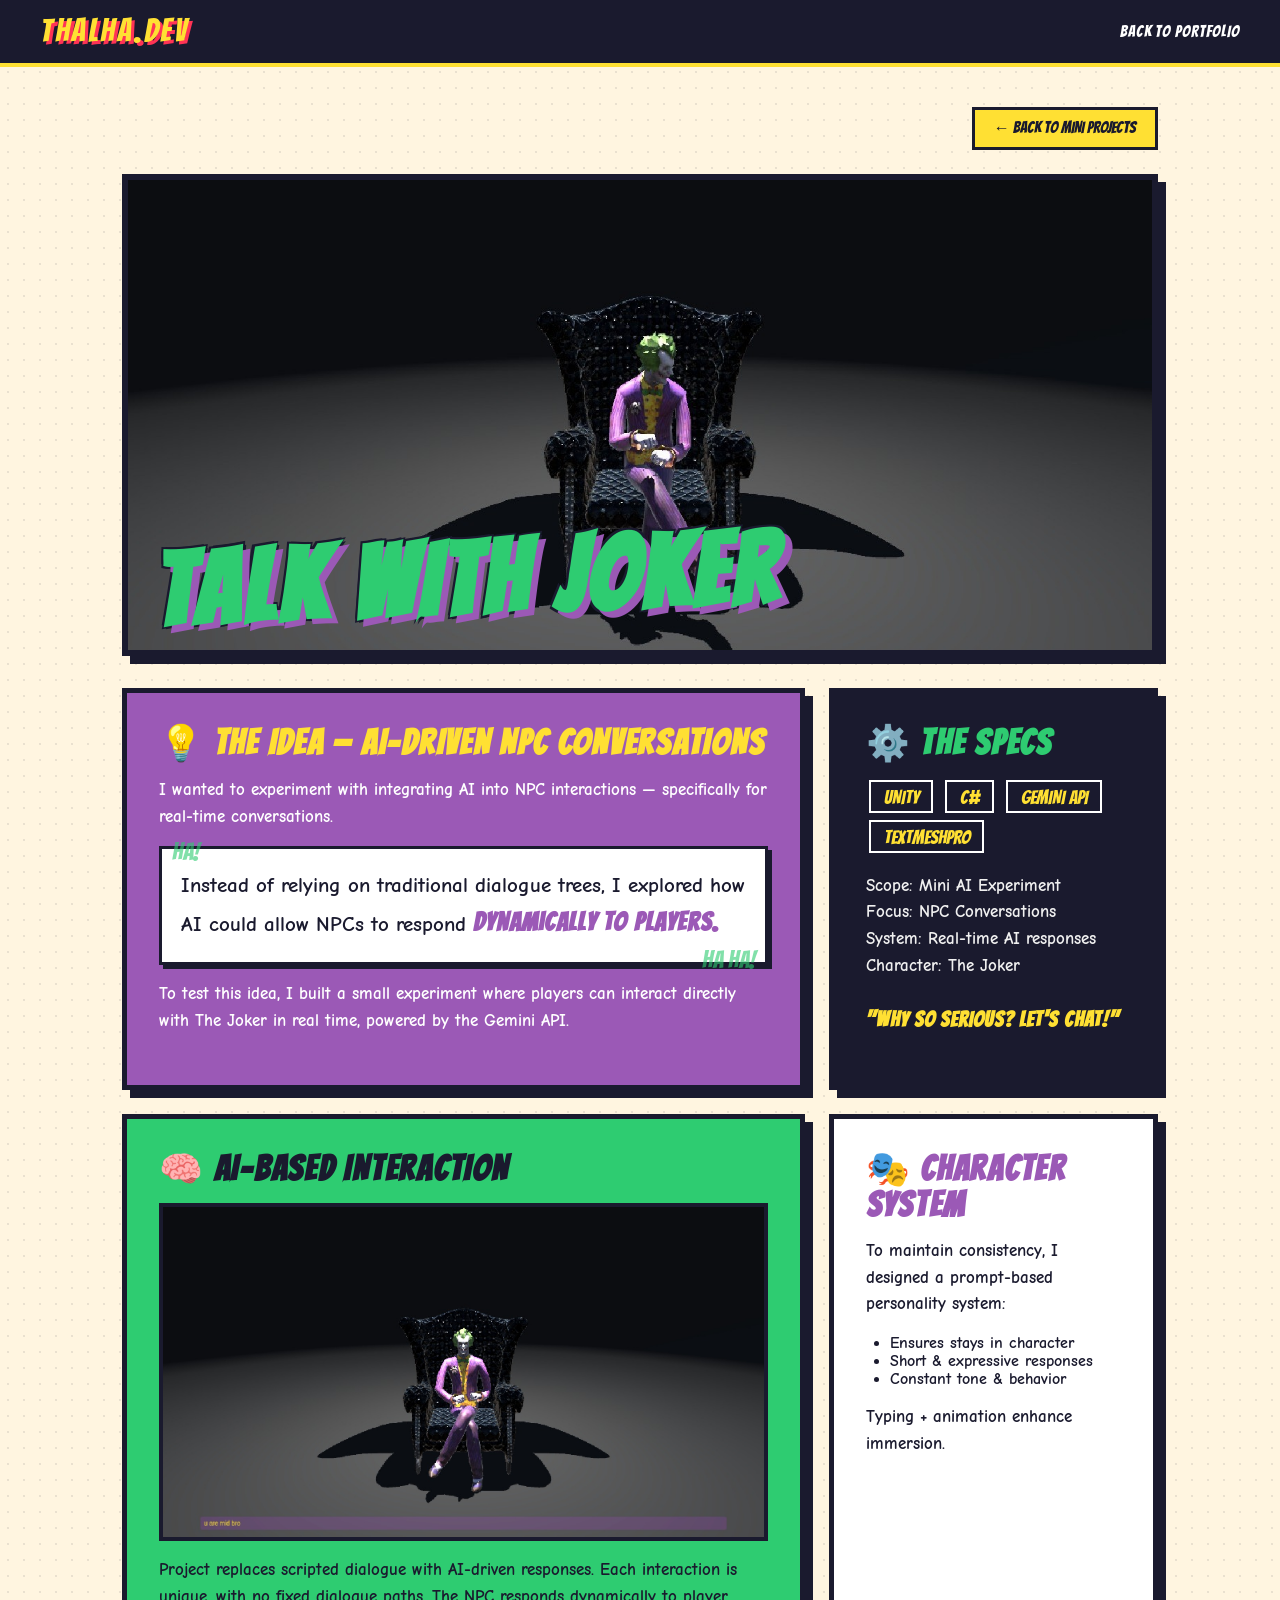
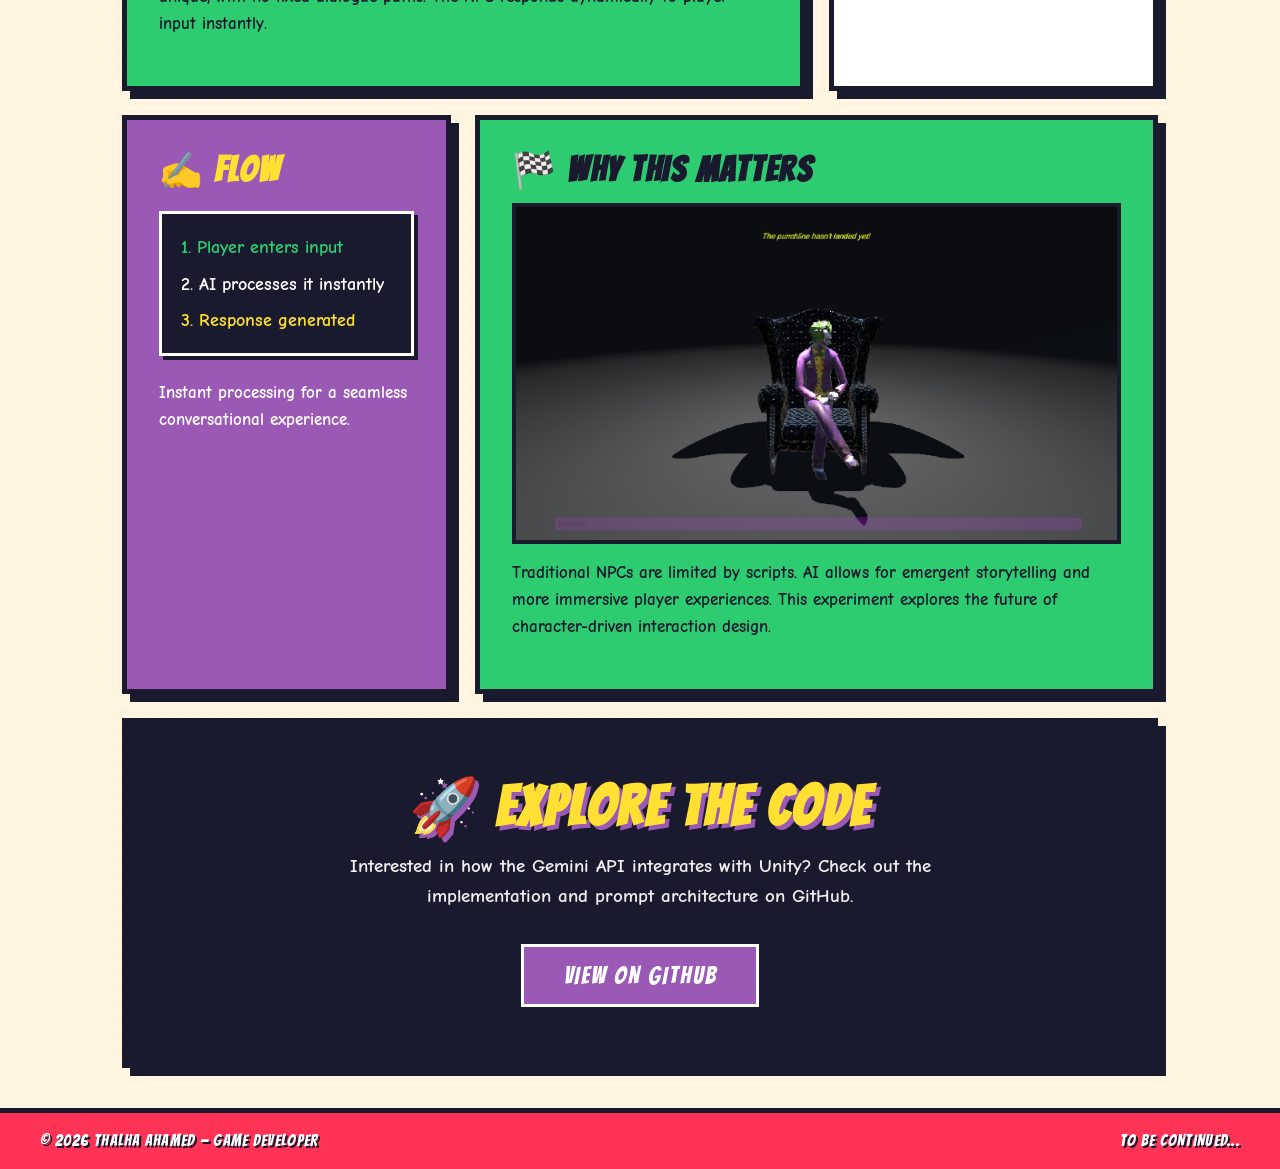
<file: talk-with-joker.html>
<!DOCTYPE html>
<html lang="en">
<head>
<meta charset="UTF-8">
<meta name="viewport" content="width=device-width, initial-scale=1.0">
<title>Talk with Joker | Thalha Ahamed</title>
<link href="https://fonts.googleapis.com/css2?family=Bangers&family=Comic+Neue:wght@400;700&display=swap" rel="stylesheet">
<link rel="stylesheet" href="style.css">
<style>
  :root {
    --j-purple: #9b59b6;
    --j-green: #2ecc71;
    --j-dark-purple: #8e44ad;
    --j-dark-green: #27ae60;
    --j-yellow: #FFE033;
    --j-white: #ffffff;
    --j-dark: #1a1a2e;
  }
  .comic-container { max-width: 1100px; margin: 2.5rem auto; padding: 0 2rem; }
  .mb-header { display: flex; justify-content: space-between; align-items: center; margin-bottom: 2rem; flex-wrap: wrap; gap: 1rem;}
  .hero-img { width: 100%; border: 6px solid var(--j-dark); object-fit: cover; max-height: 500px; display: block; box-shadow: 8px 8px 0 var(--j-dark);}
  
  .comic-grid { display: grid; grid-template-columns: repeat(3, 1fr); gap: 1.5rem; margin-top: 2rem; }
  .c-panel { border: 5px solid var(--j-dark); padding: 2rem; position: relative; background: #fff; box-shadow: 8px 8px 0 var(--j-dark); transition: transform 0.1s; }
  .c-panel:hover { transform: translate(-3px, -3px); box-shadow: 11px 11px 0 var(--j-dark); }
  
  .span-2 { grid-column: span 2; }
  .span-3 { grid-column: span 3; }
  
  .bg-purple { background: var(--j-purple); color: #fff; }
  .bg-green { background: var(--j-green); color: var(--j-dark); }
  .bg-dark { background: var(--j-dark); color: #fff; }
  .bg-white { background: #fff; }
  .bg-yellow { background: var(--j-yellow); }
  
  .c-title { font-family: 'Bangers', cursive; font-size: 2.2rem; margin-bottom: 1rem; line-height: 1; letter-spacing: 0.05em; text-transform: uppercase; }
  .c-title.dark { color: var(--j-dark); }
  .c-title.light { color: var(--j-yellow); }
  
  .c-text { font-size: 1.05rem; line-height: 1.6; margin-bottom: 1rem; font-weight: 700; }
  .c-text.dark { color: var(--j-dark); }
  .c-text.light { color: #f0f0f0; }
  
  .c-img { width: 100%; border: 4px solid var(--j-dark); display: block; margin-bottom: 1rem; background: var(--j-dark); object-fit: cover; }
  
  .tag-box { display: inline-block; padding: 0.3rem 0.8rem; background: var(--j-dark); color: var(--j-yellow); font-family: 'Bangers', cursive; font-size: 1.2rem; margin: 0.2rem; border: 2px solid #fff;}
  
  .ha-ha { font-family: 'Bangers', cursive; color: var(--j-green); position: absolute; font-size: 1.5rem; opacity: 0.6; pointer-events: none;}

  @media(max-width: 900px) {
    .comic-grid { grid-template-columns: 1fr 1fr; }
    .span-3 { grid-column: span 2; }
  }
  @media(max-width: 650px) {
    .comic-grid { grid-template-columns: 1fr; }
    .span-2, .span-3 { grid-column: span 1; }
  }
</style>
</head>
<body class="halftone">

<nav>
  <a href="index.html" class="logo">THALHA.DEV</a>
  <div class="nav-links">
    <a href="index.html">BACK TO PORTFOLIO</a>
  </div>
</nav>

<div class="comic-container">
  
  <div class="mb-header" style="justify-content: flex-end; margin-bottom: 1.5rem;">
    <a href="index.html#projects" class="back-btn" style="margin:0;">← BACK TO MINI PROJECTS</a>
  </div>
  
  <div style="position:relative; margin-bottom:2rem;">
    <img src="joker image 3.jpg" alt="Talk with Joker Cover" class="hero-img" style="margin-bottom:0; width:100%;">
    <h1 style="position:absolute; bottom:1.5rem; left:2rem; font-family:'Bangers',cursive; font-size:clamp(3.5rem, 8vw, 6.5rem); color:var(--j-green); text-shadow:6px 6px 0 var(--j-purple), -2px -2px 0 var(--j-dark), 2px -2px 0 var(--j-dark), -2px 2px 0 var(--j-dark), 2px 2px 0 var(--j-dark); margin:0; line-height:1; transform:rotate(-2deg); letter-spacing:0.04em; pointer-events:none;">TALK WITH JOKER</h1>
  </div>

  <div class="comic-grid">
    
    <!-- The Idea -->
    <div class="c-panel bg-purple span-2">
      <h2 class="c-title light">💡 THE IDEA — AI-DRIVEN NPC CONVERSATIONS</h2>
      <p class="c-text">I wanted to experiment with integrating AI into NPC interactions — specifically for real-time conversations.</p>
      <div style="background:#fff; border:3px solid var(--j-dark); padding:1.2rem; margin:1rem 0; box-shadow:4px 4px 0 var(--j-dark); position:relative;">
        <span class="ha-ha" style="top:-10px; left:10px;">HA!</span>
        <span class="ha-ha" style="bottom:-10px; right:10px;">HA HA!</span>
        <p class="c-text dark" style="font-size:1.3rem; margin:0;">Instead of relying on traditional dialogue trees, I explored how AI could allow NPCs to respond <span style="color:var(--j-purple); font-family:'Bangers';font-size:1.6rem;letter-spacing:0.04em;">dynamically to players.</span></p>
      </div>
      <p class="c-text">To test this idea, I built a small experiment where players can interact directly with <strong>The Joker</strong> in real time, powered by the <strong>Gemini API</strong>.</p>
    </div>

    <!-- Stats Box -->
    <div class="c-panel bg-dark">
      <h2 class="c-title" style="color:var(--j-green);">⚙️ THE SPECS</h2>
      <div style="margin-bottom:1rem;">
        <span class="tag-box">UNITY</span>
        <span class="tag-box">C#</span>
        <span class="tag-box">GEMINI API</span>
        <span class="tag-box">TEXTMESHPRO</span>
      </div>
      <p class="c-text light"><strong>Scope:</strong> Mini AI Experiment<br><strong>Focus:</strong> NPC Conversations<br><strong>System:</strong> Real-time AI responses<br><strong>Character:</strong> The Joker</p>
      <p class="c-text" style="color:var(--j-yellow); font-family:'Bangers'; font-size:1.3rem; letter-spacing:0.05em; margin-top:1.5rem;">"WHY SO SERIOUS? LET'S CHAT!"</p>
    </div>

    <!-- AI Interaction -->
    <div class="c-panel bg-green span-2">
      <h2 class="c-title dark">🧠 AI-BASED INTERACTION</h2>
      <img src="joker image 1.jpeg" alt="Joker AI Interaction" class="c-img">
      <p class="c-text dark">Project replaces scripted dialogue with AI-driven responses. Each interaction is unique, with no fixed dialogue paths. The NPC responds dynamically to player input instantly.</p>
    </div>

    <!-- Character Implementation -->
    <div class="c-panel bg-white">
      <h2 class="c-title dark" style="color:var(--j-purple);">🎭 CHARACTER SYSTEM</h2>
      <p class="c-text dark">To maintain consistency, I designed a <strong>prompt-based personality system</strong>:</p>
      <ul style="font-weight:700; color:var(--j-dark); margin-left: 1.5rem; margin-bottom: 1rem;">
        <li>Ensures stays in character</li>
        <li>Short & expressive responses</li>
        <li>Constant tone & behavior</li>
      </ul>
      <p class="c-text dark">Typing + animation enhance immersion.</p>
    </div>

    <!-- Interaction Flow -->
    <div class="c-panel bg-purple">
      <h2 class="c-title light">✍️ FLOW</h2>
      <div style="background:var(--j-dark); border:3px solid var(--j-white); padding:1.2rem; margin:1.5rem 0; box-shadow:4px 4px 0 var(--j-dark);">
        <p class="c-text" style="color:var(--j-green); font-size:1.1rem; margin-bottom: 0.5rem;">1. Player enters input</p>
        <p class="c-text" style="color:var(--j-white); font-size:1.1rem; margin-bottom: 0.5rem;">2. AI processes it instantly</p>
        <p class="c-text" style="color:var(--j-yellow); font-size:1.1rem; margin:0;">3. Response generated</p>
      </div>
      <p class="c-text">Instant processing for a seamless conversational experience.</p>
    </div>

    <!-- Why it Matters -->
    <div class="c-panel bg-green span-2">
      <h2 class="c-title dark">🏁 WHY THIS MATTERS</h2>
      <div style="display:flex; gap:1.5rem; margin-bottom:1rem; flex-wrap:wrap;">
        <img src="joker image 2.jpeg" alt="Joker AI Future" class="c-img" style="flex:1; min-width:280px; margin-bottom:0;">
      </div>
      <p class="c-text dark">Traditional NPCs are limited by scripts. AI allows for <strong>emergent storytelling</strong> and more <strong>immersive player experiences</strong>. This experiment explores the future of character-driven interaction design.</p>
    </div>

    <!-- GitHub Link CTA -->
    <div class="c-panel bg-dark span-3" style="text-align:center; padding:3.5rem;">
      <h2 class="c-title light" style="font-size:3.5rem; margin-bottom:1rem; text-shadow:4px 4px 0 var(--j-purple);">🚀 EXPLORE THE CODE</h2>
      <p class="c-text light" style="max-width:700px; margin:0 auto 2rem auto; font-size:1.2rem;">Interested in how the Gemini API integrates with Unity? Check out the implementation and prompt architecture on GitHub.</p>
      
      <a href="https://github.com/thalhagamedev/Talk-With-Joker-.git" target="_blank" class="btn btn-red" style="padding:1rem 2.5rem; font-size:1.5rem; background:var(--j-purple); border-color:var(--j-white);">VIEW ON GITHUB</a>
    </div>

  </div>
</div>

<footer>
  <p>© 2026 THALHA AHAMED — GAME DEVELOPER</p>
  <p>TO BE CONTINUED...</p>
</footer>

</body>
</html>
</file>
<file: style.css>
*{margin:0;padding:0;box-sizing:border-box;}
body{background:#FFF5E0;font-family:'Comic Neue',cursive;overflow-x:hidden;}
.halftone{background-image:radial-gradient(circle,#1a1a2e18 1px,transparent 1px);background-size:16px 16px;}
.halftone-light{background-image:radial-gradient(circle,#ffffff33 1px,transparent 1px);background-size:14px 14px;}

nav{background:#1a1a2e;border-bottom:4px solid #FFE033;padding:0.9rem 2.5rem;display:flex;justify-content:space-between;align-items:center;position:sticky;top:0;z-index:200;}
.logo{font-family:'Bangers',cursive;font-size:2rem;color:#FFE033;letter-spacing:0.08em;text-shadow:3px 3px 0 #FF3355;text-decoration:none;}
.nav-links{display:flex;gap:1.5rem;flex-wrap:wrap;}
.nav-links a{font-family:'Bangers',cursive;font-size:1rem;color:#fff;text-decoration:none;letter-spacing:0.06em;transition:color 0.15s;}
.nav-links a:hover{color:#FFE033;}

.section-header{background:#1a1a2e;padding:1.2rem 2.5rem;display:flex;align-items:center;gap:1.2rem;border-bottom:4px solid #FFE033;}
.section-header h2{font-family:'Bangers',cursive;font-size:2.2rem;color:#FFE033;letter-spacing:0.1em;}
.ch-tag{background:#FF3355;border:3px solid #FFE033;padding:0.15rem 0.75rem;font-family:'Bangers',cursive;font-size:1rem;color:#FFE033;letter-spacing:0.1em;white-space:nowrap;}

#hero{display:grid;grid-template-columns:1fr 1fr;min-height:92vh;border-bottom:5px solid #1a1a2e;}
.hero-left{background:#FFE033;border-right:5px solid #1a1a2e;padding:4rem 3rem;display:flex;flex-direction:column;justify-content:center;position:relative;overflow:hidden;}
.speech-bubble{background:#fff;border:4px solid #1a1a2e;padding:0.9rem 1.4rem;position:relative;margin-bottom:2rem;display:inline-block;max-width:340px;}
.speech-bubble::after{content:'';position:absolute;bottom:-21px;left:28px;border:11px solid transparent;border-top-color:#1a1a2e;}
.speech-bubble::before{content:'';position:absolute;bottom:-14px;left:30px;border:9px solid transparent;border-top-color:#fff;z-index:1;}
.speech-bubble p{font-weight:700;font-size:0.88rem;color:#1a1a2e;line-height:1.5;}
.hero-title{font-family:'Bangers',cursive;font-size:clamp(3.5rem,8vw,7.5rem);line-height:0.9;color:#1a1a2e;letter-spacing:0.03em;position:relative;z-index:1;}
.hero-title .red{color:#FF3355;}
.hero-title .outline{-webkit-text-stroke:3px #1a1a2e;color:transparent;}
.hero-sub{font-family:'Bangers',cursive;font-size:1.3rem;color:#1a1a2e;margin-top:1rem;letter-spacing:0.08em;position:relative;z-index:1;}
.hero-btns{display:flex;gap:1rem;margin-top:2rem;flex-wrap:wrap;position:relative;z-index:1;}
.btn{font-family:'Bangers',cursive;font-size:1rem;letter-spacing:0.08em;padding:0.6rem 1.4rem;border:3px solid #1a1a2e;text-decoration:none;transition:transform 0.1s;display:inline-block;}
.btn:hover{transform:translate(-2px,-2px);}
.btn-dark{background:#1a1a2e;color:#FFE033;}
.btn-red{background:#FF3355;color:#fff;}
.pow{font-family:'Bangers',cursive;font-size:4.5rem;color:#FF3355;text-shadow:4px 4px 0 #1a1a2e;transform:rotate(-8deg);display:inline-block;position:relative;z-index:1;margin-top:1.5rem;}
.hero-right{background:#FF3355;display:flex;flex-direction:column;align-items:center;justify-content:center;padding:3rem;position:relative;overflow:hidden;gap:2rem;}
.character-box{border:5px solid #1a1a2e;background:#1a1a2e;width:260px;padding:2rem;display:flex;flex-direction:column;align-items:center;position:relative;z-index:1;}
.char-avatar{width:140px;height:140px;border-radius:50%;border:5px solid #FFE033;background:#FFE033;display:flex;align-items:center;justify-content:center;margin-bottom:1.2rem;}
.char-initials{font-family:'Bangers',cursive;font-size:3.5rem;color:#1a1a2e;}
.char-name{font-family:'Bangers',cursive;font-size:1.5rem;color:#FFE033;letter-spacing:0.1em;}
.char-role{font-size:0.78rem;color:#fff;margin-top:0.3rem;text-align:center;}
.zap{font-family:'Bangers',cursive;font-size:2.8rem;color:#FFE033;text-shadow:3px 3px 0 #1a1a2e;transform:rotate(12deg);position:absolute;top:1.5rem;right:1.5rem;z-index:1;}
.bam{font-family:'Bangers',cursive;font-size:2.2rem;color:#FFE033;text-shadow:3px 3px 0 #1a1a2e;transform:rotate(-6deg);position:absolute;bottom:2rem;left:1.5rem;z-index:1;}

#about{border-top:5px solid #1a1a2e;}
.about-grid{display:grid;grid-template-columns:1fr 1fr;}
.about-left{background:#FFE033;border-right:4px solid #1a1a2e;padding:3rem 2.5rem;}
.thought{background:#fff;border:3px solid #1a1a2e;padding:1.1rem 1.3rem;font-size:0.9rem;line-height:1.7;color:#1a1a2e;margin-bottom:1.2rem;}
.about-right{background:#1a1a2e;padding:3rem 2.5rem;display:flex;flex-direction:column;justify-content:center;gap:1.4rem;}
.stat-row{display:flex;justify-content:space-between;align-items:baseline;border-bottom:2px dashed #FFE03344;padding-bottom:1rem;}
.stat-val{font-family:'Bangers',cursive;font-size:2.6rem;color:#FFE033;line-height:1;}
.stat-label{font-size:0.72rem;color:#ffffff88;text-transform:uppercase;letter-spacing:0.12em;}

#games{border-top:5px solid #1a1a2e;}
.games-grid{display:grid;grid-template-columns:repeat(2,1fr);}
.game-card{border-right:4px solid #1a1a2e;border-bottom:4px solid #1a1a2e;padding:2rem 1.8rem;background:#fff;position:relative;overflow:hidden;}
.game-card:nth-child(even){border-right:none;background:#FFF5E0;}
.game-num{font-family:'Bangers',cursive;font-size:3.5rem;color:#FFE033;-webkit-text-stroke:2px #1a1a2e;position:absolute;top:-0.3rem;right:0.8rem;line-height:1;pointer-events:none;z-index:10;}
.game-status{display:inline-block;padding:0.2rem 0.65rem;font-family:'Bangers',cursive;font-size:0.78rem;letter-spacing:0.08em;border:2px solid #1a1a2e;margin-bottom:0.7rem;color:#fff;}
.s-ongoing{background:#27ae60;}
.s-jam{background:#8e44ad;}
.s-study{background:#e67e22;}
.s-collection{background:#2980b9;}
.game-card h3{font-family:'Bangers',cursive;font-size:1.6rem;color:#1a1a2e;letter-spacing:0.04em;margin-bottom:0.5rem;line-height:1.1;}
.game-card p{font-size:0.82rem;color:#333;line-height:1.6;margin-bottom:1rem;}
.tag-row{display:flex;flex-wrap:wrap;gap:0.35rem;margin-bottom:1rem;}
.ptag{background:#1a1a2e;color:#FFE033;font-family:'Bangers',cursive;font-size:0.7rem;padding:0.15rem 0.55rem;letter-spacing:0.07em;}
.card-link{display:inline-block;background:#FFE033;border:3px solid #1a1a2e;padding:0.35rem 0.9rem;font-family:'Bangers',cursive;font-size:0.85rem;color:#1a1a2e;text-decoration:none;transition:transform 0.1s;}
.card-link:hover{transform:translate(-2px,-2px);}
.card-link.red{background:#FF3355;color:#fff;}

#projects{border-top:5px solid #1a1a2e;}
.projects-grid{display:flex;overflow-x:auto;scroll-snap-type:x mandatory;padding-bottom:10px;}
.projects-grid::-webkit-scrollbar{height:12px;}
.projects-grid::-webkit-scrollbar-track{background:#1a1a2e;}
.projects-grid::-webkit-scrollbar-thumb{background:#FFE033;border:3px solid #1a1a2e;}
.proj-card{flex:0 0 33.333%;scroll-snap-align:start;border-right:4px solid #1a1a2e;border-bottom:4px solid #1a1a2e;padding:2rem 1.8rem;background:#fff;position:relative;overflow:hidden;}
.proj-card:last-child{border-right:5px solid #1a1a2e;}
.proj-card:nth-child(even){background:#FFF5E0;}
.proj-num{font-family:'Bangers',cursive;font-size:3.5rem;color:#FFE033;-webkit-text-stroke:2px #1a1a2e;position:absolute;top:-0.3rem;right:0.8rem;line-height:1;pointer-events:none;z-index:10;}
.proj-card h3{font-family:'Bangers',cursive;font-size:1.6rem;color:#1a1a2e;letter-spacing:0.04em;margin-bottom:0.5rem;line-height:1.1;}
.proj-card p{font-size:0.82rem;color:#333;line-height:1.6;margin-bottom:1rem;}

#skills{border-top:5px solid #1a1a2e;}
.skills-grid{display:grid;grid-template-columns:repeat(4,1fr);}
.skill-panel{border-right:4px solid #1a1a2e;padding:2rem 1.5rem;background:#fff;text-align:center;}
.skill-panel:last-child{border-right:none;}
.skill-panel:nth-child(even){background:#FFF5E0;}
.skill-icon{font-size:2.2rem;margin-bottom:0.75rem;display:block;}
.skill-title{font-family:'Bangers',cursive;font-size:1.25rem;color:#1a1a2e;letter-spacing:0.05em;margin-bottom:0.5rem;}
.skill-text{font-size:0.78rem;color:#444;line-height:1.8;}

#contact{border-top:5px solid #1a1a2e;}
.contact-inner{background:#1a1a2e;padding:3rem 2.5rem;position:relative;overflow:hidden;}
.contact-title{font-family:'Bangers',cursive;font-size:3.2rem;color:#FFE033;text-shadow:4px 4px 0 #FF3355;letter-spacing:0.1em;margin-bottom:0.5rem;position:relative;z-index:1;}
.contact-sub{font-size:0.9rem;color:#ffffff88;margin-bottom:2.5rem;position:relative;z-index:1;}
.social-row{display:flex;flex-wrap:wrap;gap:1rem;position:relative;z-index:1;}
.social-card{display:flex;align-items:center;gap:0.8rem;background:#fff;border:4px solid #FFE033;padding:0.9rem 1.4rem;text-decoration:none;color:#1a1a2e;transition:transform 0.1s;}
.social-card:hover{transform:translate(-3px,-3px);}
.social-icon{width:36px;height:36px;border-radius:6px;display:flex;align-items:center;justify-content:center;flex-shrink:0;}
.social-icon svg{width:20px;height:20px;}
.s-li{background:#0A66C2;}
.s-yt{background:#FF0000;}
.s-ig{background:linear-gradient(135deg,#f09433,#e6683c,#dc2743,#cc2366,#bc1888);}
.s-it{background:#FA5C5C;}
.s-em{background:#FFE033;}
.social-name{font-family:'Bangers',cursive;font-size:1rem;letter-spacing:0.07em;color:#1a1a2e;}
.social-handle{font-size:0.72rem;color:#555;}

footer{background:#FF3355;border-top:5px solid #1a1a2e;padding:1.2rem 2.5rem;display:flex;justify-content:space-between;align-items:center;flex-wrap:wrap;gap:0.5rem;}
footer p{font-family:'Bangers',cursive;font-size:1rem;color:#fff;letter-spacing:0.08em;text-shadow:2px 2px 0 #1a1a2e;}

@media(max-width:900px){
  #hero{grid-template-columns:1fr;}
  .hero-right{border-top:5px solid #1a1a2e;min-height:50vh;}
  .about-grid{grid-template-columns:1fr;}
  .about-right{border-top:4px solid #1a1a2e;}
  .projects-grid{display:flex;overflow-x:auto;}
  .proj-card{flex:0 0 50%;}
  .proj-card:nth-child(even){border-right:4px solid #1a1a2e;}
  .skills-grid{grid-template-columns:1fr 1fr;}
  .skill-panel:nth-child(2){border-right:none;}
  .skill-panel:nth-child(3){border-right:4px solid #1a1a2e;border-top:4px solid #1a1a2e;}
  .skill-panel:last-child{border-top:4px solid #1a1a2e;}
}
@media(max-width:580px){
  .games-grid{grid-template-columns:1fr;}
  .projects-grid{display:flex;overflow-x:auto;}
  .proj-card{flex:0 0 85%;}
  .game-card,.proj-card{border-right:none !important;}
  .proj-card{border-right:4px solid #1a1a2e !important;}
  .skills-grid{grid-template-columns:1fr;}
  .skill-panel{border-right:none !important;border-top:4px solid #1a1a2e;}
  .skill-panel:first-child{border-top:none;}
  .nav-links{gap:0.7rem;}
  .nav-links a{font-size:0.85rem;}
  .social-row{flex-direction:column;}
  .social-card{width:100%;}
}

/* Sub-page Specific Styles */
.page-container{max-width:900px;margin:2.5rem auto;background:#fff;border:4px solid #1a1a2e;padding:3rem;}
.page-container h1{font-family:'Bangers',cursive;font-size:3rem;color:#1a1a2e;letter-spacing:0.05em;margin-bottom:1.5rem;}
.page-media{border:4px solid #1a1a2e;background:#FFF5E0;min-height:400px;display:flex;align-items:center;justify-content:center;margin-bottom:2.5rem;}
.page-media p{font-weight:bold;color:#1a1a2e;opacity:0.5;}
.page-content p{font-size:1.1rem;line-height:1.6;color:#333;margin-bottom:1.5rem;}
.back-btn{display:inline-block;background:#FFE033;border:3px solid #1a1a2e;padding:0.6rem 1.2rem;font-family:'Bangers',cursive;font-size:1rem;color:#1a1a2e;text-decoration:none;transition:transform 0.1s;margin-bottom:2rem;}
.back-btn:hover{transform:translate(-2px,-2px);}

.card-thumb{width:calc(100% + 3.6rem);margin:-2rem -1.8rem 1.5rem -1.8rem;aspect-ratio:16/9;object-fit:cover;border-bottom:4px solid #1a1a2e;display:block;background:#1a1a2e;}
</file>
